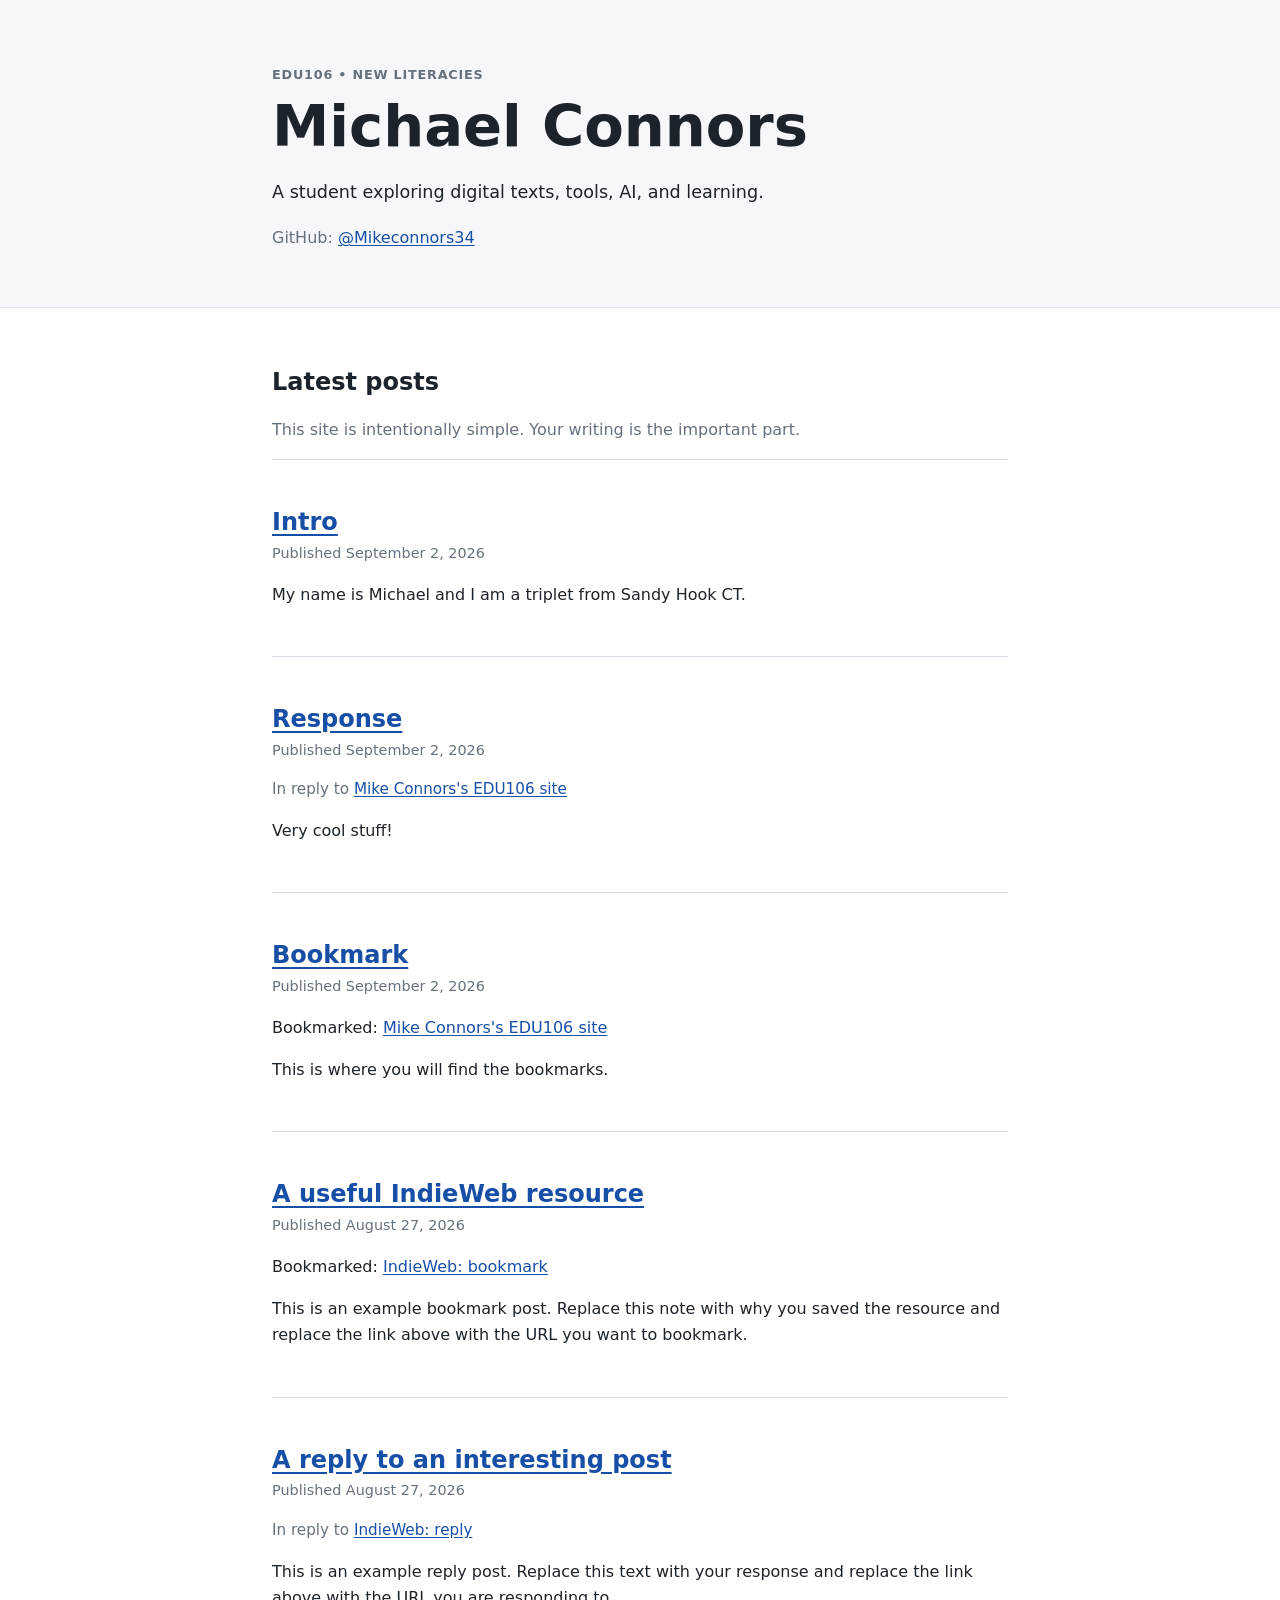
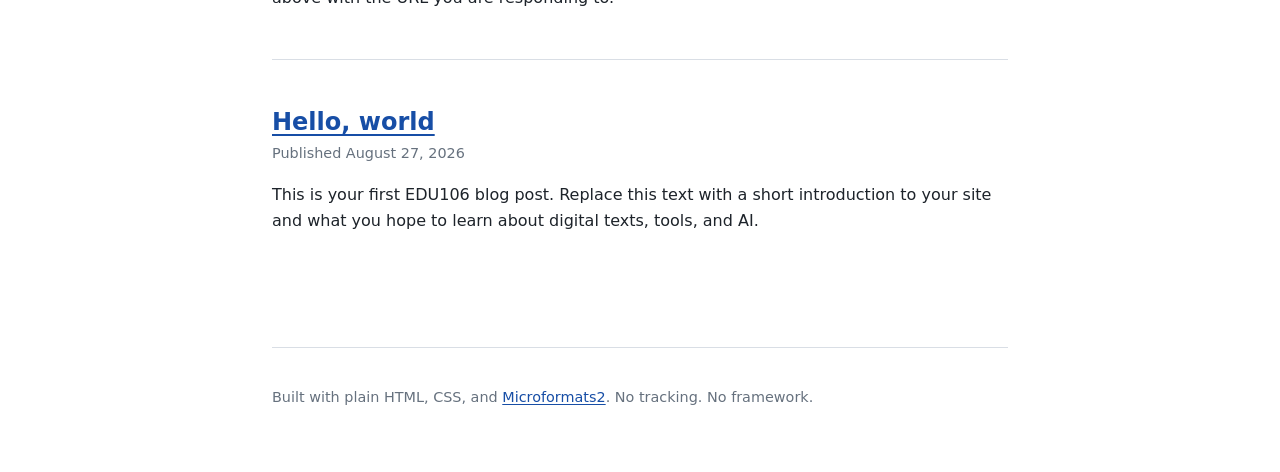
<file: index.html>
<!doctype html>
<html lang="en">
<head>
  <meta charset="utf-8">
  <meta name="viewport" content="width=device-width, initial-scale=1">
  <title>Michael Connors' EDU106 Blog</title>
  <meta name="description" content="Michael Connors' IndieWeb course blog for EDU106.">
  <link rel="stylesheet" href="styles.css">
</head>
<body>
  <header class="site-header h-card">
    <div class="wrap">
      <p class="eyebrow">EDU106 • New Literacies</p>
      <h1><a class="p-name u-url u-uid" href="./">Michael Connors</a></h1>
      <p class="p-note">A student exploring digital texts, tools, AI, and learning.</p>
      <p class="small">GitHub: <a class="u-url" rel="me" href="https://github.com/Mikeconnors34">@Mikeconnors34</a></p>
    </div>
  </header>

  <main class="wrap h-feed">
    <h2 class="p-name">Latest posts</h2>
    <p class="intro">This site is intentionally simple. Your writing is the important part.</p>

    <article class="h-entry post-card">
      <header>
        <h3 class="p-name"><a class="u-url u-uid" rel="bookmark" href="posts/intro.html">Intro</a></h3>
        <p class="meta">Published <time class="dt-published" datetime="2026-09-02">September 2, 2026</time></p>
      </header>
      <div class="e-content">
        <p>My name is Michael and I am a triplet from Sandy Hook CT.</p>
      </div>
      <p class="p-author h-card visually-hidden"><a class="p-name u-url" href="./">Michael Connors</a></p>
    </article>

    <article class="h-entry post-card">
      <header>
        <h3 class="p-name"><a class="u-url u-uid" rel="bookmark" href="posts/response.html">Response</a></h3>
        <p class="meta">Published <time class="dt-published" datetime="2026-09-02">September 2, 2026</time></p>
        <p class="reply-context">In reply to <a class="u-in-reply-to" href="https://mikeconnors34.github.io/edu106/">Mike Connors's EDU106 site</a></p>
      </header>
      <div class="e-content">
        <p>Very cool stuff!</p>
      </div>
      <p class="p-author h-card visually-hidden"><a class="p-name u-url" href="./">Michael Connors</a></p>
    </article>

    <article class="h-entry post-card">
      <header>
        <h3 class="p-name"><a class="u-url u-uid" rel="bookmark" href="posts/bookmark.html">Bookmark</a></h3>
        <p class="meta">Published <time class="dt-published" datetime="2026-09-02">September 2, 2026</time></p>
        <p class="bookmark-context">Bookmarked: <a class="u-bookmark-of" href="https://mikeconnors34.github.io/edu106/">Mike Connors's EDU106 site</a></p>
      </header>
      <div class="e-content">
        <p>This is where you will find the bookmarks.</p>
      </div>
      <p class="p-author h-card visually-hidden"><a class="p-name u-url" href="./">Michael Connors</a></p>
    </article>

    <article class="h-entry post-card">
      <header>
        <h3 class="p-name"><a class="u-url u-uid" rel="bookmark" href="posts/bookmark-example.html">A useful IndieWeb resource</a></h3>
        <p class="meta">Published <time class="dt-published" datetime="2026-08-27">August 27, 2026</time></p>
        <p class="bookmark-context">Bookmarked: <a class="u-bookmark-of" href="https://indieweb.org/bookmark">IndieWeb: bookmark</a></p>
      </header>
      <div class="e-content">
        <p>This is an example bookmark post. Replace this note with why you saved the resource and replace the link above with the URL you want to bookmark.</p>
      </div>
      <p class="p-author h-card visually-hidden"><a class="p-name u-url" href="./">Michael Connors</a></p>
    </article>

    <article class="h-entry post-card">
      <header>
        <h3 class="p-name"><a class="u-url u-uid" rel="bookmark" href="posts/reply-example.html">A reply to an interesting post</a></h3>
        <p class="meta">Published <time class="dt-published" datetime="2026-08-27">August 27, 2026</time></p>
        <p class="reply-context">In reply to <a class="u-in-reply-to" href="https://indieweb.org/reply">IndieWeb: reply</a></p>
      </header>
      <div class="e-content">
        <p>This is an example reply post. Replace this text with your response and replace the link above with the URL you are responding to.</p>
      </div>
      <p class="p-author h-card visually-hidden"><a class="p-name u-url" href="./">Michael Connors</a></p>
    </article>

    <article class="h-entry post-card">
      <header>
        <h3 class="p-name"><a class="u-url u-uid" rel="bookmark" href="posts/hello-world.html">Hello, world</a></h3>
        <p class="meta">Published <time class="dt-published" datetime="2026-08-27">August 27, 2026</time></p>
      </header>
      <div class="e-content">
        <p>This is your first EDU106 blog post. Replace this text with a short introduction to your site and what you hope to learn about digital texts, tools, and AI.</p>
      </div>
      <p class="p-author h-card visually-hidden"><a class="p-name u-url" href="./">Michael Connors</a></p>
    </article>
  </main>

  <footer class="wrap site-footer">
    <p>Built with plain HTML, CSS, and <a href="https://microformats.org/">Microformats2</a>. No tracking. No framework.</p>
  </footer>
</body>
</html>
</file>
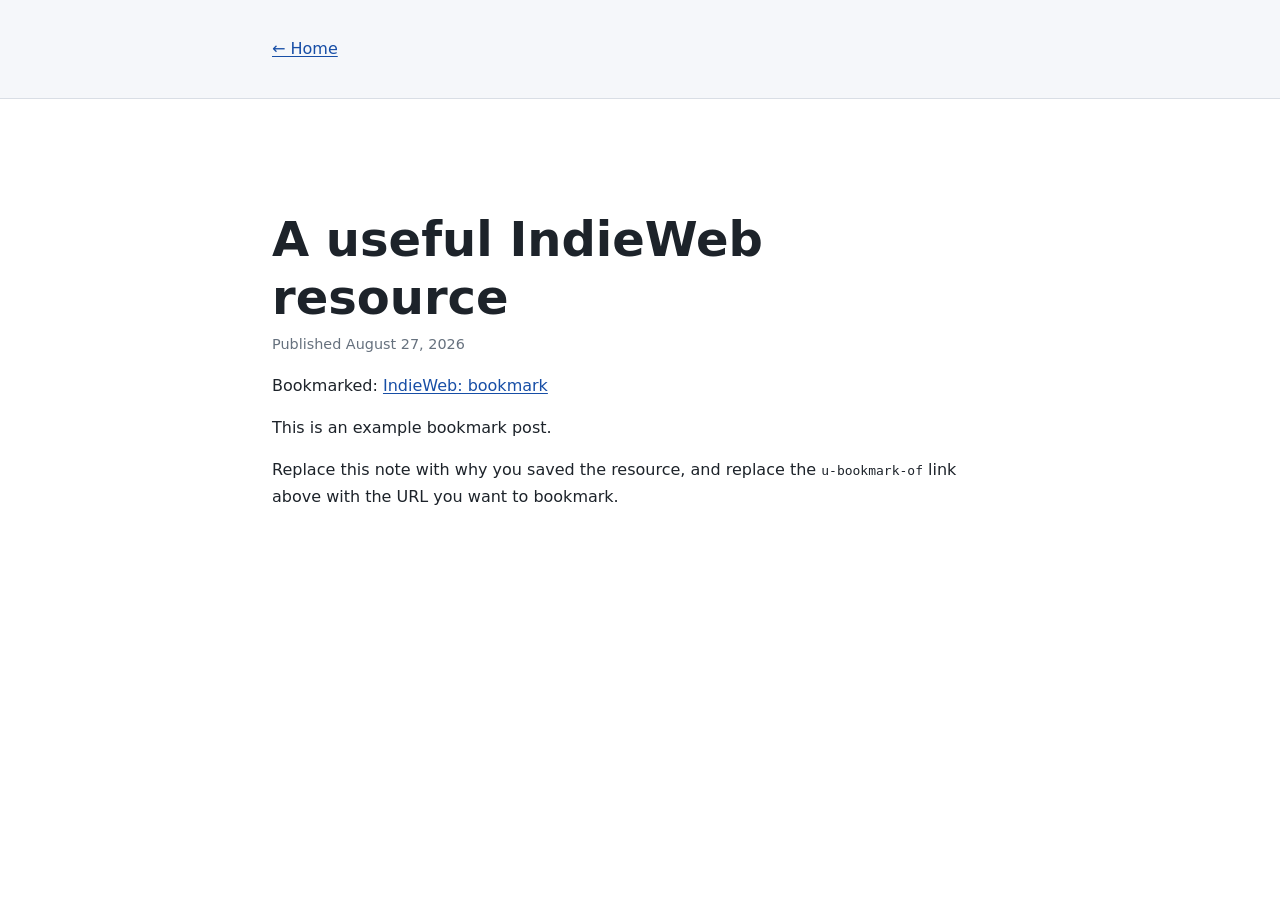
<file: posts/bookmark-example.html>
<!doctype html>
<html lang="en">
<head>
  <meta charset="utf-8">
  <meta name="viewport" content="width=device-width, initial-scale=1">
  <title>A useful IndieWeb resource • Michael Connors' EDU106 Blog</title>
  <link rel="stylesheet" href="../styles.css">
</head>
<body>
  <header class="site-header compact h-card">
    <div class="wrap">
      <p><a href="../index.html">← Home</a></p>
      <p class="p-name visually-hidden">Michael Connors</p>
      <a class="u-url u-uid visually-hidden" href="../index.html">Home</a>
    </div>
  </header>

  <main class="wrap">
    <article class="h-entry full-post">
      <header>
        <h1 class="p-name">A useful IndieWeb resource</h1>
        <p class="meta">Published <time class="dt-published" datetime="2026-08-27">August 27, 2026</time></p>
        <p class="bookmark-context">Bookmarked: <a class="u-bookmark-of" href="https://indieweb.org/bookmark">IndieWeb: bookmark</a></p>
        <a class="u-url u-uid visually-hidden" href="bookmark-example.html">Permalink</a>
        <p class="p-author h-card visually-hidden"><a class="p-name u-url" href="../index.html">Michael Connors</a></p>
      </header>
      <div class="e-content">
        <p>This is an example bookmark post.</p>
        <p>Replace this note with why you saved the resource, and replace the <code>u-bookmark-of</code> link above with the URL you want to bookmark.</p>
      </div>
    </article>
  </main>
</body>
</html>
</file>
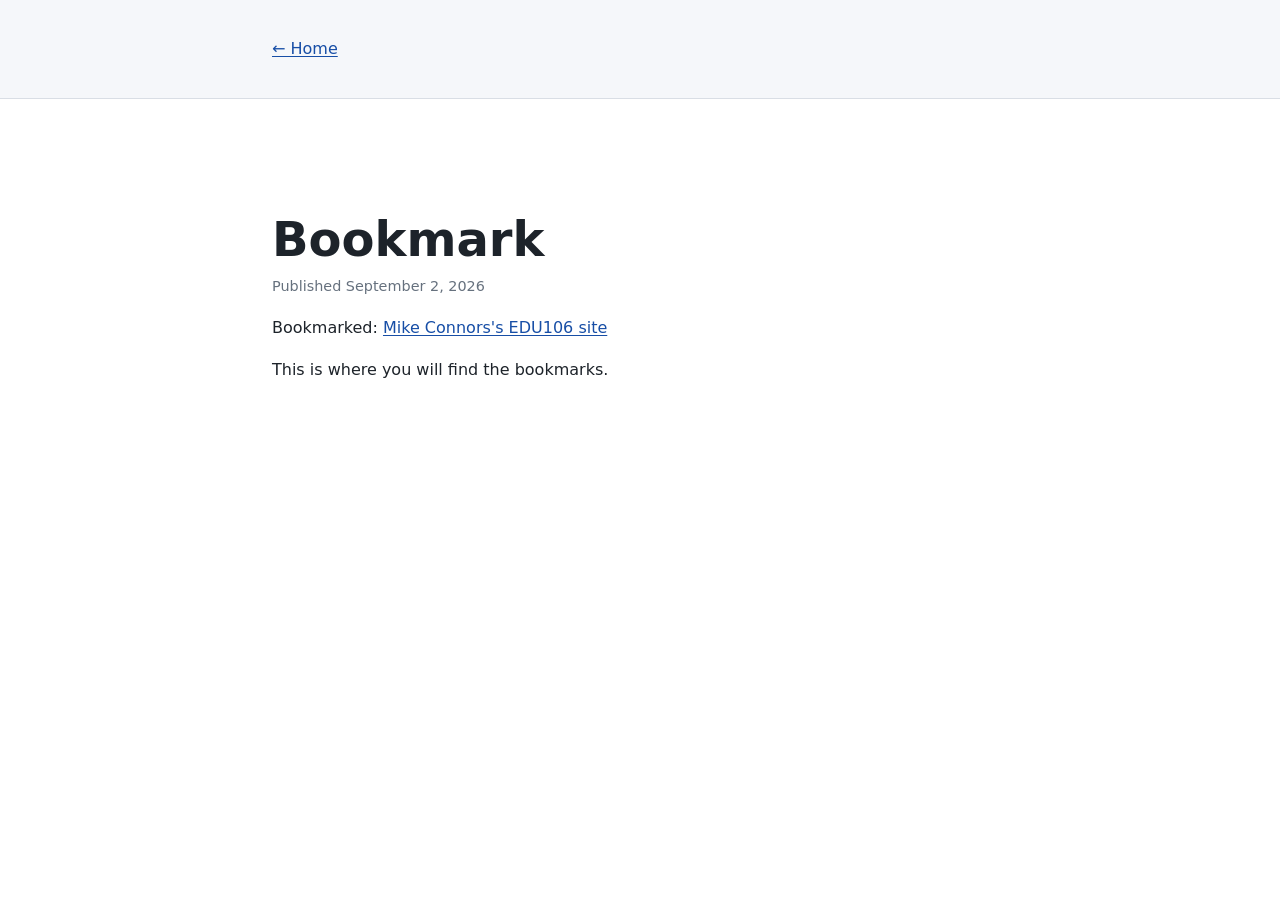
<file: posts/bookmark.html>
<!doctype html>
<html lang="en">
<head>
  <meta charset="utf-8">
  <meta name="viewport" content="width=device-width, initial-scale=1">
  <title>Bookmark • My EDU106 Blog</title>
  <link rel="stylesheet" href="../styles.css">
</head>
<body>
  <header class="site-header compact h-card">
    <div class="wrap">
      <p><a href="../index.html">← Home</a></p>
      <p class="p-name visually-hidden">Michael Connors</p>
      <a class="u-url u-uid visually-hidden" href="../index.html">Home</a>
    </div>
  </header>

  <main class="wrap">
    <article class="h-entry full-post">
      <header>
        <h1 class="p-name">Bookmark</h1>
        <p class="meta">Published <time class="dt-published" datetime="2026-09-02">September 2, 2026</time></p>
        <p class="bookmark-context">Bookmarked: <a class="u-bookmark-of" href="https://mikeconnors34.github.io/edu106/">Mike Connors's EDU106 site</a></p>
        <a class="u-url u-uid visually-hidden" href="bookmark.html">Permalink</a>
        <p class="p-author h-card visually-hidden"><a class="p-name u-url" href="../index.html">Michael Connors</a></p>
      </header>
      <div class="e-content">
        <p>This is where you will find the bookmarks.</p>
      </div>
    </article>
  </main>
</body>
</html>
</file>
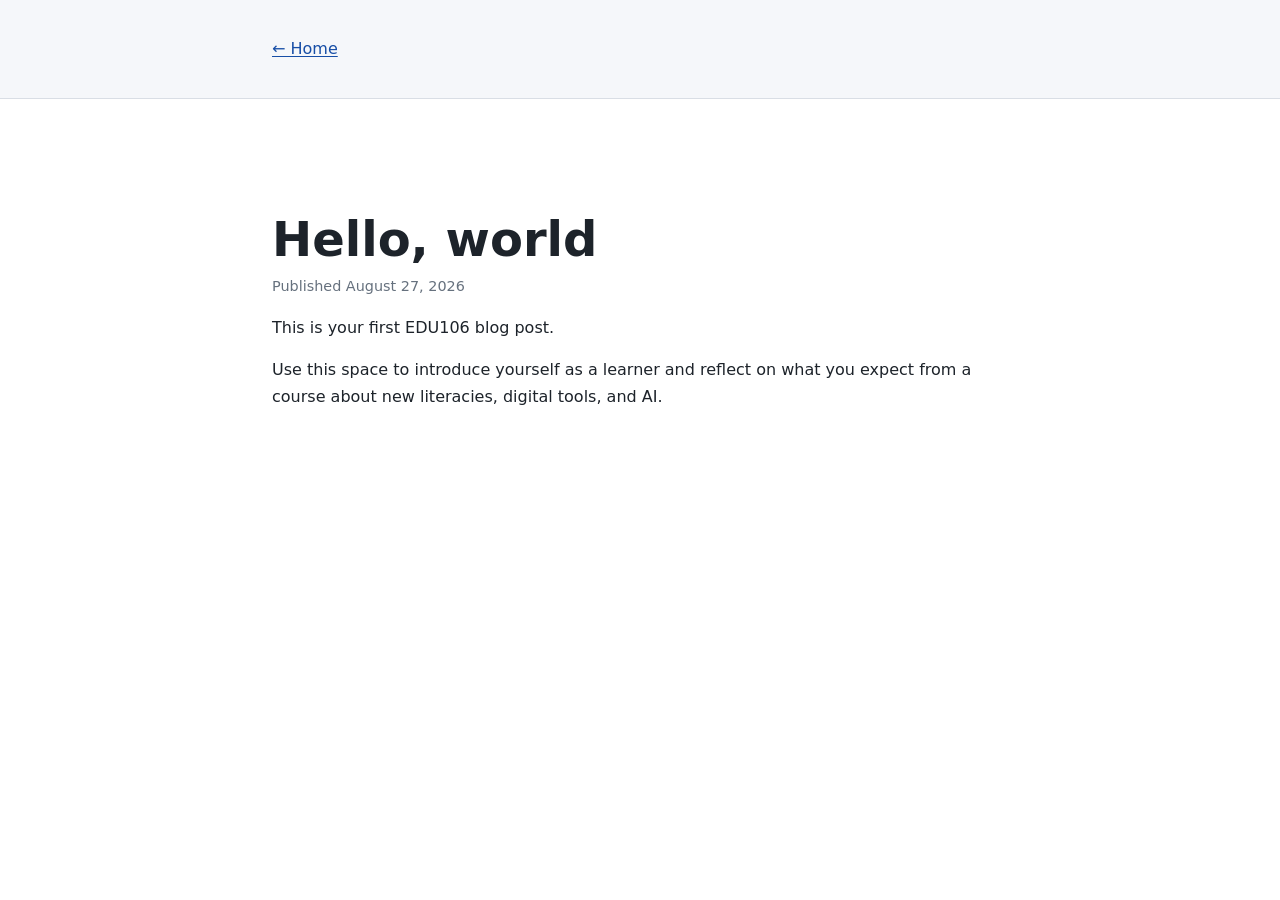
<file: posts/hello-world.html>
<!doctype html>
<html lang="en">
<head>
  <meta charset="utf-8">
  <meta name="viewport" content="width=device-width, initial-scale=1">
  <title>Hello, world • Michael Connors' EDU106 Blog</title>
  <link rel="stylesheet" href="../styles.css">
</head>
<body>
  <header class="site-header compact h-card">
    <div class="wrap">
      <p><a href="../index.html">← Home</a></p>
      <p class="p-name visually-hidden">Michael Connors</p>
      <a class="u-url u-uid visually-hidden" href="../index.html">Home</a>
    </div>
  </header>

  <main class="wrap">
    <article class="h-entry full-post">
      <header>
        <h1 class="p-name">Hello, world</h1>
        <p class="meta">Published <time class="dt-published" datetime="2026-08-27">August 27, 2026</time></p>
        <a class="u-url u-uid visually-hidden" href="hello-world.html">Permalink</a>
        <p class="p-author h-card visually-hidden"><a class="p-name u-url" href="../index.html">Michael Connors</a></p>
      </header>
      <div class="e-content">
        <p>This is your first EDU106 blog post.</p>
        <p>Use this space to introduce yourself as a learner and reflect on what you expect from a course about new literacies, digital tools, and AI.</p>
      </div>
    </article>
  </main>
</body>
</html>
</file>
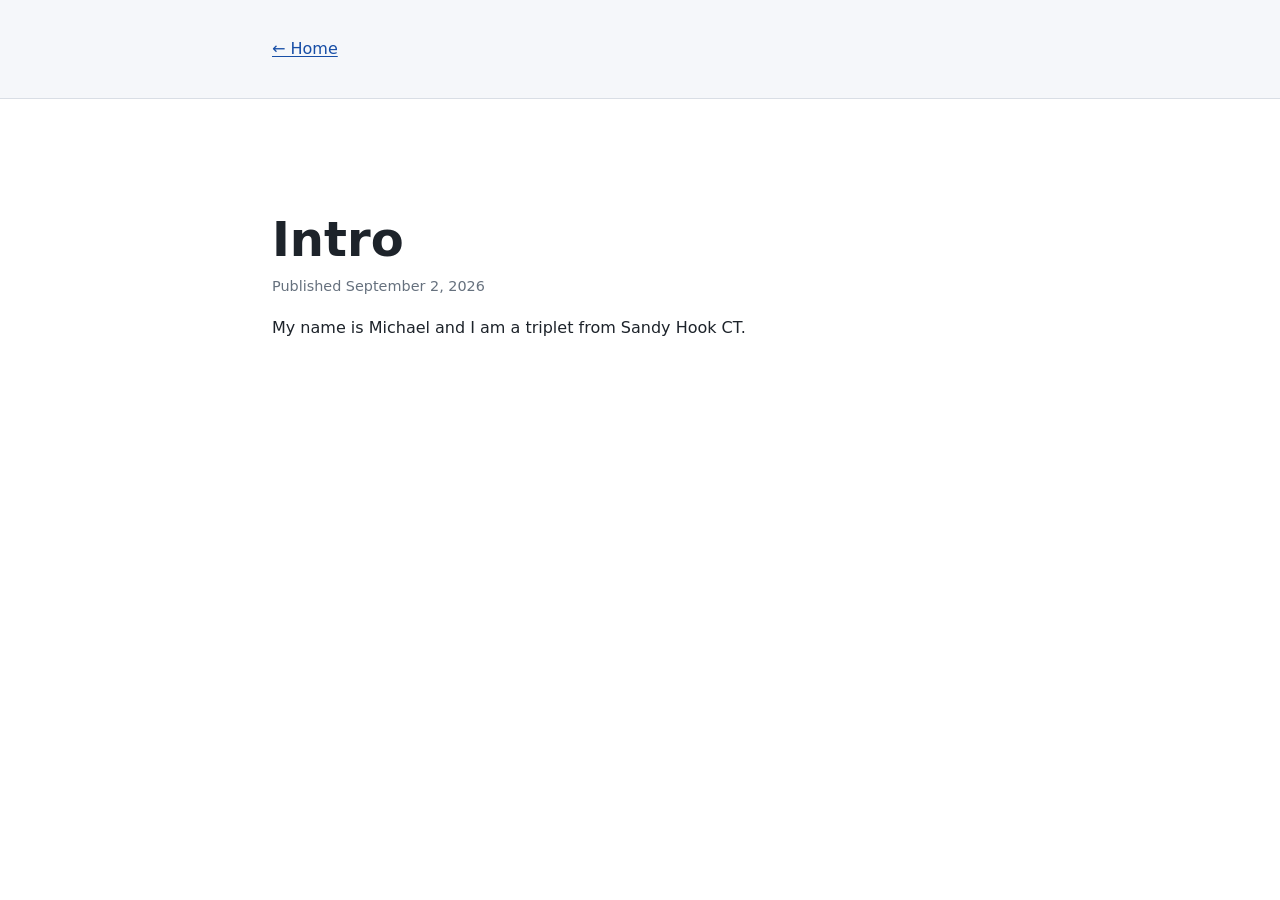
<file: posts/intro.html>
<!doctype html>
<html lang="en">
<head>
  <meta charset="utf-8">
  <meta name="viewport" content="width=device-width, initial-scale=1">
  <title>Intro • Michael Connors' EDU106 Blog</title>
  <link rel="stylesheet" href="../styles.css">
</head>
<body>
  <header class="site-header compact h-card">
    <div class="wrap">
      <p><a href="../index.html">← Home</a></p>
      <p class="p-name visually-hidden">Michael Connors</p>
      <a class="u-url u-uid visually-hidden" href="../index.html">Home</a>
    </div>
  </header>

  <main class="wrap">
    <article class="h-entry full-post">
      <header>
        <h1 class="p-name">Intro</h1>
        <p class="meta">Published <time class="dt-published" datetime="2026-09-02">September 2, 2026</time></p>
        <a class="u-url u-uid visually-hidden" href="intro.html">Permalink</a>
        <p class="p-author h-card visually-hidden"><a class="p-name u-url" href="../index.html">Michael Connors</a></p>
      </header>
      <div class="e-content">
        <p>My name is Michael and I am a triplet from Sandy Hook CT.</p>
      </div>
    </article>
  </main>
</body>
</html>
</file>
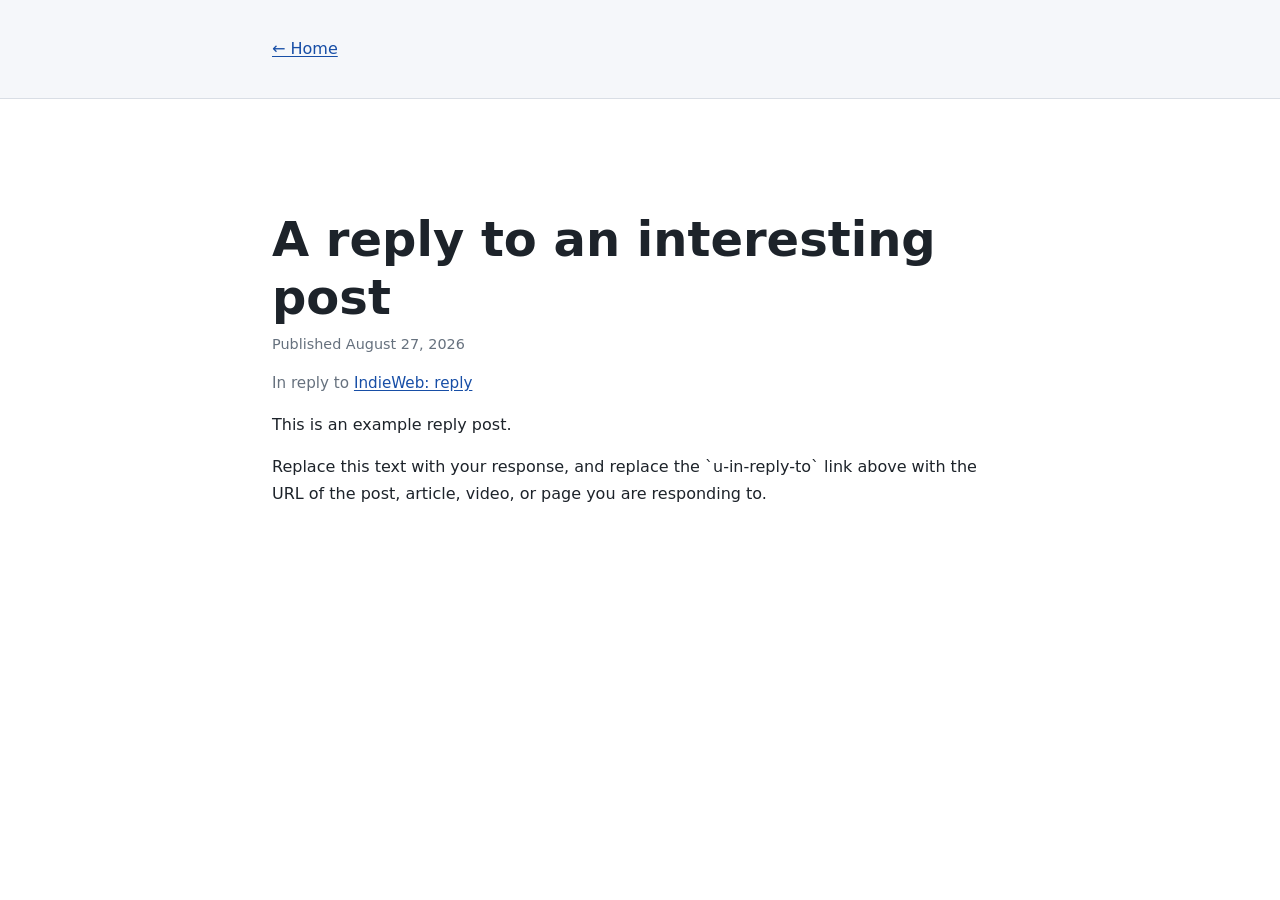
<file: posts/reply-example.html>
<!doctype html>
<html lang="en">
<head>
  <meta charset="utf-8">
  <meta name="viewport" content="width=device-width, initial-scale=1">
  <title>A reply to an interesting post • Michael Connors' EDU106 Blog</title>
  <link rel="stylesheet" href="../styles.css">
</head>
<body>
  <header class="site-header compact h-card">
    <div class="wrap">
      <p><a href="../index.html">← Home</a></p>
      <p class="p-name visually-hidden">Michael Connors</p>
      <a class="u-url u-uid visually-hidden" href="../index.html">Home</a>
    </div>
  </header>

  <main class="wrap">
    <article class="h-entry full-post">
      <header>
        <h1 class="p-name">A reply to an interesting post</h1>
        <p class="meta">Published <time class="dt-published" datetime="2026-08-27">August 27, 2026</time></p>
        <p class="reply-context">In reply to <a class="u-in-reply-to" href="https://indieweb.org/reply">IndieWeb: reply</a></p>
        <a class="u-url u-uid visually-hidden" href="reply-example.html">Permalink</a>
        <p class="p-author h-card visually-hidden"><a class="p-name u-url" href="../index.html">Michael Connors</a></p>
      </header>
      <div class="e-content">
        <p>This is an example reply post.</p>
        <p>Replace this text with your response, and replace the `u-in-reply-to` link above with the URL of the post, article, video, or page you are responding to.</p>
      </div>
    </article>
  </main>
</body>
</html>
</file>
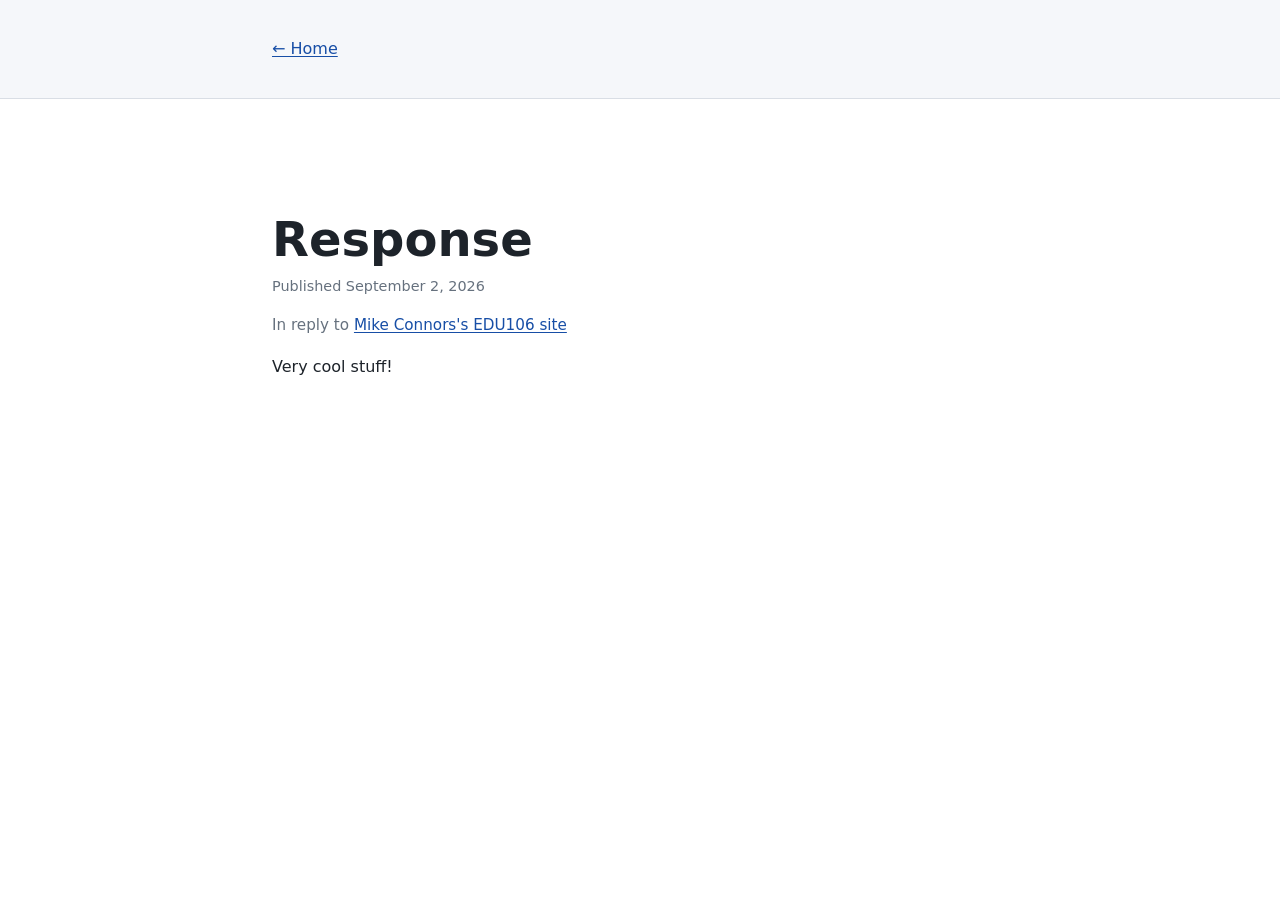
<file: posts/response.html>
<!doctype html>
<html lang="en">
<head>
  <meta charset="utf-8">
  <meta name="viewport" content="width=device-width, initial-scale=1">
  <title>Response • Michael Connors' EDU106 Blog</title>
  <link rel="stylesheet" href="../styles.css">
</head>
<body>
  <header class="site-header compact h-card">
    <div class="wrap">
      <p><a href="../index.html">← Home</a></p>
      <p class="p-name visually-hidden">Michael Connors</p>
      <a class="u-url u-uid visually-hidden" href="../index.html">Home</a>
    </div>
  </header>

  <main class="wrap">
    <article class="h-entry full-post">
      <header>
        <h1 class="p-name">Response</h1>
        <p class="meta">Published <time class="dt-published" datetime="2026-09-02">September 2, 2026</time></p>
        <p class="reply-context">In reply to <a class="u-in-reply-to" href="https://mikeconnors34.github.io/edu106/">Mike Connors's EDU106 site</a></p>
        <a class="u-url u-uid visually-hidden" href="response.html">Permalink</a>
        <p class="p-author h-card visually-hidden"><a class="p-name u-url" href="../index.html">Michael Connors</a></p>
      </header>
      <div class="e-content">
        <p>Very cool stuff!</p>
      </div>
    </article>
  </main>
</body>
</html>
</file>
<file: styles.css>
:root {
  --max: 46rem;
  --text: #1d232a;
  --muted: #66717e;
  --line: #d9dee5;
  --paper: #ffffff;
  --wash: #f5f7fa;
  --link: #174ea6;
}

* { box-sizing: border-box; }
html { font-family: system-ui, -apple-system, BlinkMacSystemFont, "Segoe UI", sans-serif; color: var(--text); background: var(--paper); }
body { margin: 0; line-height: 1.65; }
a { color: var(--link); text-underline-offset: .15em; }
a:hover { text-decoration-thickness: .14em; }
.wrap { width: min(calc(100% - 2rem), var(--max)); margin-inline: auto; }
.site-header { padding: 4rem 0 2.5rem; background: var(--wash); border-bottom: 1px solid var(--line); }
.site-header.compact { padding: 1.25rem 0; }
.eyebrow { margin: 0 0 .4rem; color: var(--muted); font-weight: 700; letter-spacing: .06em; text-transform: uppercase; font-size: .8rem; }
h1, h2, h3 { line-height: 1.2; }
.site-header h1 { margin: 0; font-size: clamp(2rem, 7vw, 3.6rem); }
.site-header h1 a { color: inherit; text-decoration: none; }
.p-note { font-size: 1.1rem; max-width: 35rem; }
.small, .meta, .intro, .site-footer, .reply-context { color: var(--muted); }
main { padding: 2.5rem 0 4rem; }
.post-card { padding: 1.5rem 0 2rem; border-top: 1px solid var(--line); }
.post-card h3 { margin-bottom: .3rem; font-size: 1.5rem; }
.meta { margin-top: 0; font-size: .9rem; }
.reply-context { font-size: .95rem; margin-top: .25rem; }
.full-post { padding-top: 2rem; }
.full-post h1 { font-size: clamp(2rem, 7vw, 3rem); margin-bottom: .4rem; }
.site-footer { border-top: 1px solid var(--line); padding: 1.5rem 0 3rem; font-size: .9rem; }
.visually-hidden { position: absolute !important; width: 1px; height: 1px; padding: 0; margin: -1px; overflow: hidden; clip: rect(0,0,0,0); white-space: nowrap; border: 0; }
@media (prefers-color-scheme: dark) {
  :root { --text: #f2f4f7; --muted: #b6bec9; --line: #38414c; --paper: #14181d; --wash: #1b2026; --link: #9ec1ff; }
}
</file>
